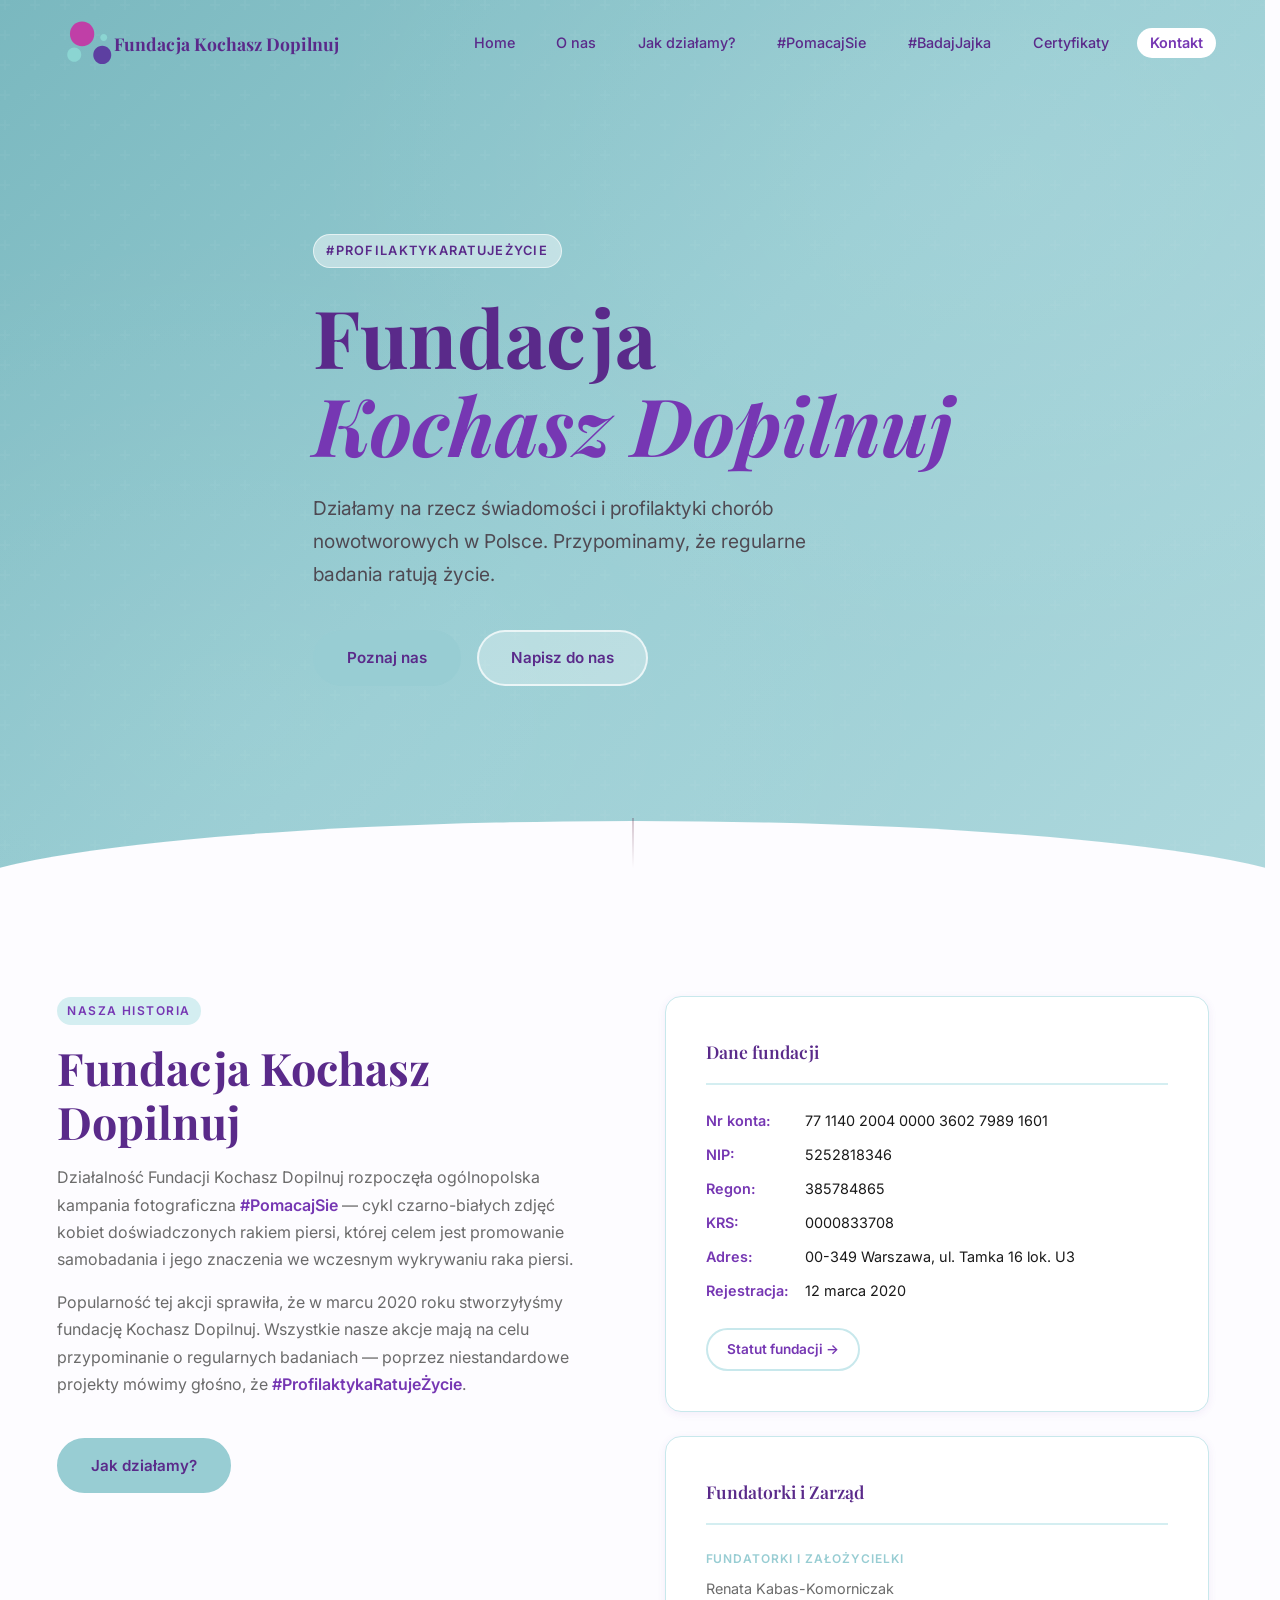
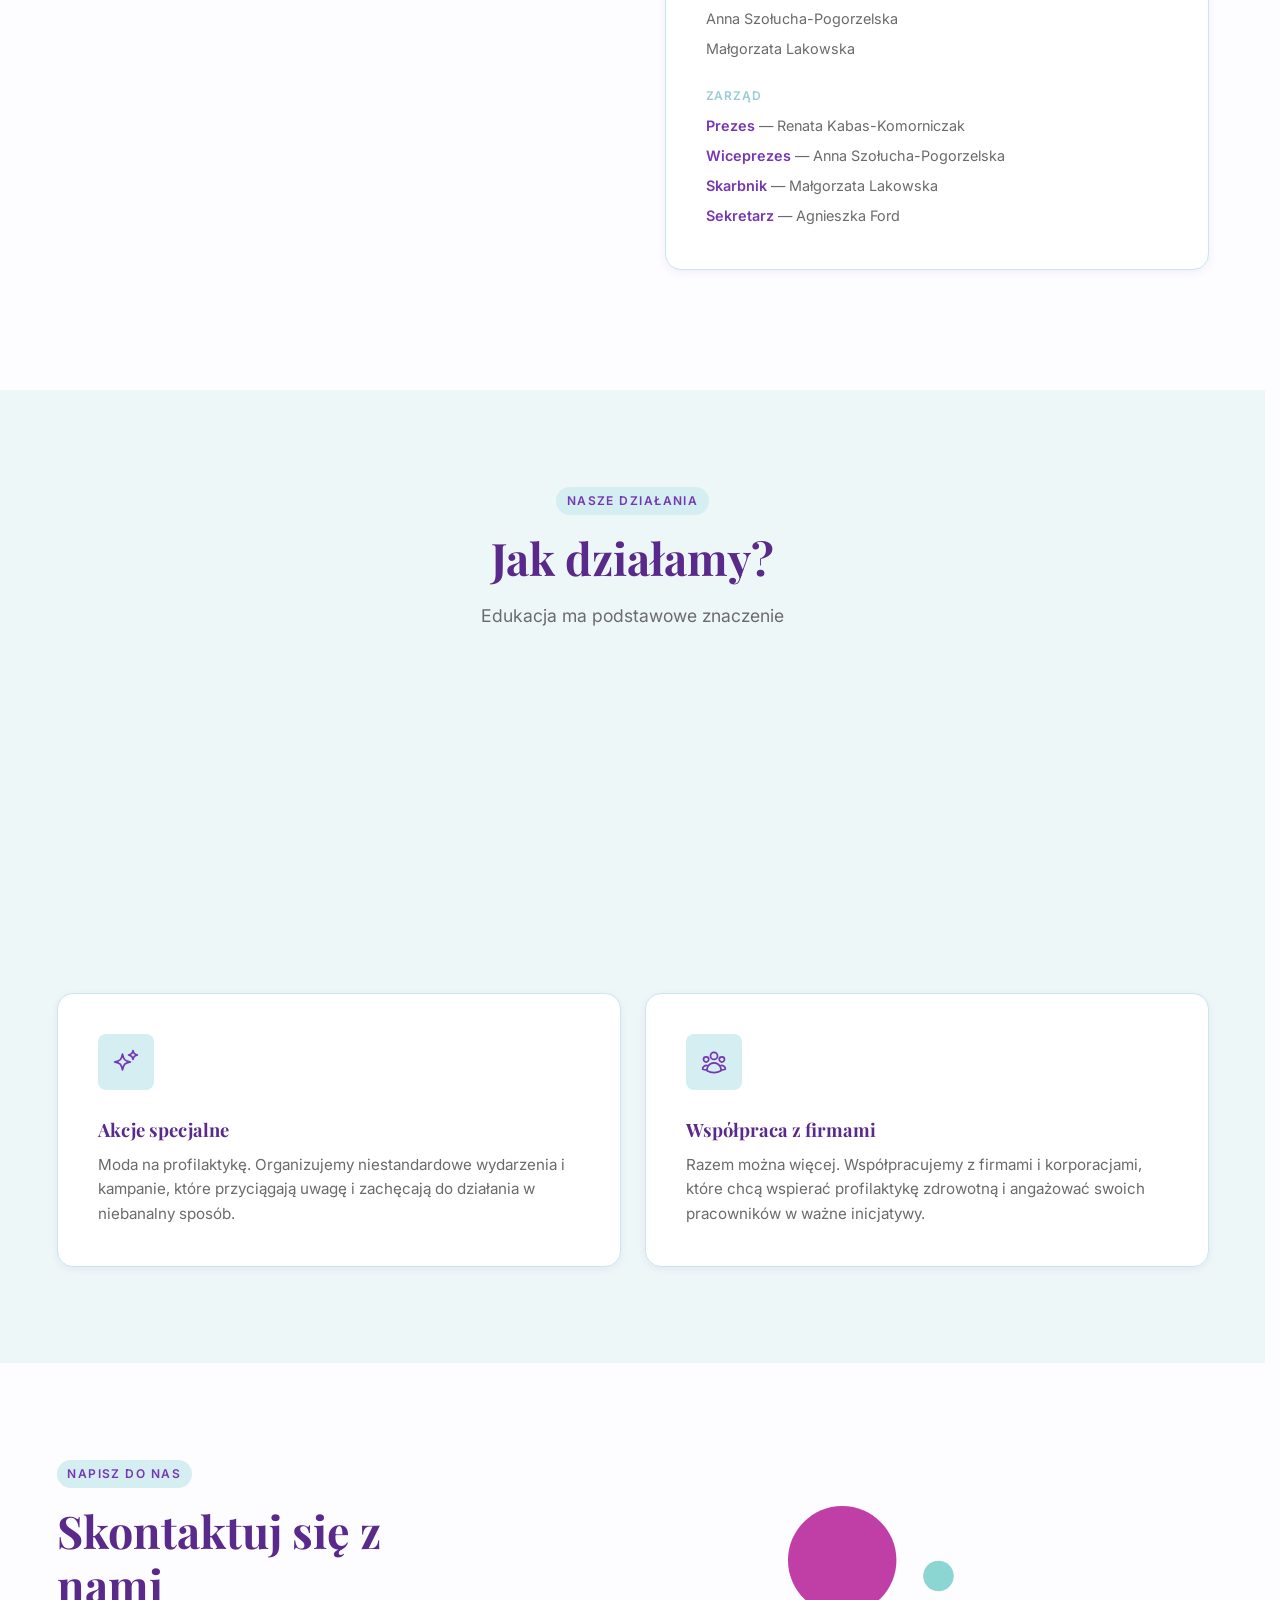
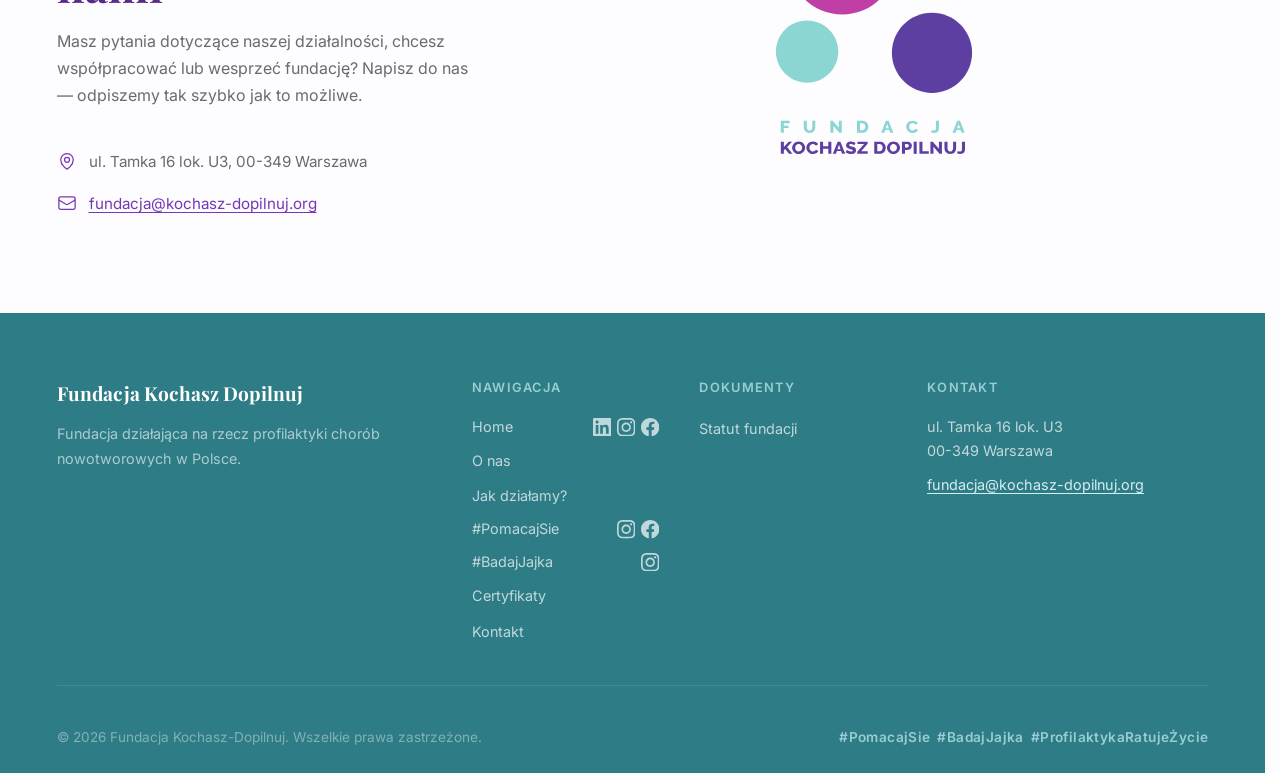
<file: index.html>
<!DOCTYPE html>
<html lang="pl">
<head>
  <meta charset="UTF-8" />
  <meta name="viewport" content="width=device-width, initial-scale=1.0" />
  <title>Fundacja Kochasz Dopilnuj</title>
  <link rel="stylesheet" href="styles.css" />
  <link rel="preconnect" href="https://fonts.googleapis.com" />
  <link rel="preconnect" href="https://fonts.gstatic.com" crossorigin />
  <link href="https://fonts.googleapis.com/css2?family=Playfair+Display:ital,wght@0,400;0,600;0,700;1,400&family=Inter:wght@300;400;500;600&display=swap" rel="stylesheet" />
</head>
<body>

  <!-- NAWIGACJA -->
  <header class="header" id="top">
    <nav class="nav container">
      <a href="#top" class="nav__logo">
        <img src="LOGO-IKONA.svg" alt="Fundacja Kochasz Dopilnuj" class="nav__logo-img" />
        <span class="nav__logo-name">Fundacja Kochasz Dopilnuj</span>
      </a>
      <button class="nav__toggle" id="navToggle" aria-label="Menu">
        <span></span><span></span><span></span>
      </button>
      <ul class="nav__links" id="navLinks">
        <li><a href="#top" class="nav__link">Home</a></li>
        <li><a href="#o-nas" class="nav__link">O nas</a></li>
        <li><a href="#jak-dzialamy" class="nav__link">Jak działamy?</a></li>
        <li><a href="pomacajsie.html" class="nav__link">#PomacajSie</a></li>
        <li><a href="badajjajka.html" class="nav__link">#BadajJajka</a></li>
        <li><a href="certyfikaty.html" class="nav__link">Certyfikaty</a></li>
        <li><a href="#kontakt" class="nav__link nav__link--cta">Kontakt</a></li>
      </ul>
    </nav>
  </header>

  <!-- HERO -->
  <section class="hero">
    <div class="hero__overlay"></div>
    <div class="hero__content container">
      <span class="hero__tag">#ProfilaktykaRatujeŻycie</span>
      <h1 class="hero__title">Fundacja<br /><em>Kochasz Dopilnuj</em></h1>
      <p class="hero__subtitle">
        Działamy na rzecz świadomości i profilaktyki chorób nowotworowych w Polsce.
        Przypominamy, że regularne badania ratują życie.
      </p>
      <div class="hero__actions">
        <a href="#o-nas" class="btn btn--primary">Poznaj nas</a>
        <a href="#kontakt" class="btn btn--outline">Napisz do nas</a>
      </div>
    </div>
    <div class="hero__scroll">
      <span></span>
    </div>
  </section>

  <!-- O NAS -->
  <section class="section about" id="o-nas">
    <div class="container">
      <div class="about__grid">
        <div class="about__text">
          <span class="section__tag">Nasza historia</span>
          <h2 class="section__title">Fundacja Kochasz Dopilnuj</h2>
          <p>
            Działalność Fundacji Kochasz Dopilnuj rozpoczęła ogólnopolska kampania fotograficzna
            <strong>#PomacajSie</strong> — cykl czarno-białych zdjęć kobiet doświadczonych rakiem
            piersi, której celem jest promowanie samobadania i jego znaczenia we wczesnym wykrywaniu
            raka piersi.
          </p>
          <p>
            Popularność tej akcji sprawiła, że w marcu 2020 roku stworzyłyśmy fundację Kochasz
            Dopilnuj. Wszystkie nasze akcje mają na celu przypominanie o regularnych badaniach —
            poprzez niestandardowe projekty mówimy głośno, że
            <strong>#ProfilaktykaRatujeŻycie</strong>.
          </p>
          <a href="#jak-dzialamy" class="btn btn--primary">Jak działamy?</a>
        </div>
        <div class="about__info">
          <div class="info-card">
            <h3 class="info-card__title">Dane fundacji</h3>
            <ul class="info-card__list">
              <li>
                <span class="info-card__label">Nr konta:</span>
                <span>77 1140 2004 0000 3602 7989 1601</span>
              </li>
              <li>
                <span class="info-card__label">NIP:</span>
                <span>5252818346</span>
              </li>
              <li>
                <span class="info-card__label">Regon:</span>
                <span>385784865</span>
              </li>
              <li>
                <span class="info-card__label">KRS:</span>
                <span>0000833708</span>
              </li>
              <li>
                <span class="info-card__label">Adres:</span>
                <span>00-349 Warszawa, ul. Tamka 16 lok. U3</span>
              </li>
              <li>
                <span class="info-card__label">Rejestracja:</span>
                <span>12 marca 2020</span>
              </li>
            </ul>
            <a
              href="STATUT%20FUNDACJI%20KOCHASZ%20DOPILNUJ.pdf"
              target="_blank"
              rel="noopener"
              class="btn btn--ghost btn--sm"
            >Statut fundacji →</a>
          </div>

          <div class="info-card info-card--people">
            <h3 class="info-card__title">Fundatorki i Zarząd</h3>
            <div class="people">
              <div class="people__group">
                <span class="people__group-label">Fundatorki i założycielki</span>
                <ul>
                  <li>Renata Kabas-Komorniczak</li>
                  <li>Anna Szołucha-Pogorzelska</li>
                  <li>Małgorzata Lakowska</li>
                </ul>
              </div>
              <div class="people__group">
                <span class="people__group-label">Zarząd</span>
                <ul>
                  <li><strong>Prezes</strong> — Renata Kabas-Komorniczak</li>
                  <li><strong>Wiceprezes</strong> — Anna Szołucha-Pogorzelska</li>
                  <li><strong>Skarbnik</strong> — Małgorzata Lakowska</li>
                  <li><strong>Sekretarz</strong> — Agnieszka Ford</li>
                </ul>
              </div>
            </div>
          </div>
        </div>
      </div>
    </div>
  </section>

  <!-- JAK DZIAŁAMY -->
  <section class="section activities" id="jak-dzialamy">
    <div class="container">
      <div class="section__header">
        <span class="section__tag">Nasze działania</span>
        <h2 class="section__title">Jak działamy?</h2>
        <p class="section__lead">Edukacja ma podstawowe znaczenie</p>
      </div>
      <div class="activities__grid">

        <article class="activity-card">
          <div class="activity-card__icon">
            <svg viewBox="0 0 24 24" fill="none" stroke="currentColor" stroke-width="1.5">
              <path stroke-linecap="round" stroke-linejoin="round"
                d="M12 6.042A8.967 8.967 0 0 0 6 3.75c-1.052 0-2.062.18-3 .512v14.25A8.987 8.987 0 0 1 6 18c2.305 0 4.408.867 6 2.292m0-14.25a8.966 8.966 0 0 1 6-2.292c1.052 0 2.062.18 3 .512v14.25A8.987 8.987 0 0 0 18 18a8.967 8.967 0 0 0-6 2.292m0-14.25v14.25" />
            </svg>
          </div>
          <h3 class="activity-card__title">Warsztaty dla szkół i korporacji</h3>
          <p class="activity-card__text">
            Wyrabiaj dobre nawyki od młodości. Organizujemy warsztaty edukacyjne dla szkół średnich
            oraz firm, ucząc jak ważna jest profilaktyka i regularne badania.
          </p>
        </article>

        <article class="activity-card">
          <div class="activity-card__icon">
            <svg viewBox="0 0 24 24" fill="none" stroke="currentColor" stroke-width="1.5">
              <path stroke-linecap="round" stroke-linejoin="round"
                d="m2.25 15.75 5.159-5.159a2.25 2.25 0 0 1 3.182 0l5.159 5.159m-1.5-1.5 1.409-1.409a2.25 2.25 0 0 1 3.182 0l2.909 2.909m-18 3.75h16.5a1.5 1.5 0 0 0 1.5-1.5V6a1.5 1.5 0 0 0-1.5-1.5H3.75A1.5 1.5 0 0 0 2.25 6v12a1.5 1.5 0 0 0 1.5 1.5Zm10.5-11.25h.008v.008h-.008V8.25Zm.375 0a.375.375 0 1 1-.75 0 .375.375 0 0 1 .75 0Z" />
            </svg>
          </div>
          <h3 class="activity-card__title">Wystawy fotograficzne</h3>
          <p class="activity-card__text">
            Zdjęcia mówią więcej niż tysiąc słów. Kampania #PomacajSie to cykl czarno-białych
            zdjęć kobiet doświadczonych rakiem piersi, które poruszają i inspirują.
          </p>
        </article>

        <article class="activity-card">
          <div class="activity-card__icon">
            <svg viewBox="0 0 24 24" fill="none" stroke="currentColor" stroke-width="1.5">
              <path stroke-linecap="round" stroke-linejoin="round"
                d="M9.813 15.904 9 18.75l-.813-2.846a4.5 4.5 0 0 0-3.09-3.09L2.25 12l2.846-.813a4.5 4.5 0 0 0 3.09-3.09L9 5.25l.813 2.846a4.5 4.5 0 0 0 3.09 3.09L15.75 12l-2.846.813a4.5 4.5 0 0 0-3.09 3.09ZM18.259 8.715 18 9.75l-.259-1.035a3.375 3.375 0 0 0-2.455-2.456L14.25 6l1.036-.259a3.375 3.375 0 0 0 2.455-2.456L18 2.25l.259 1.035a3.375 3.375 0 0 0 2.456 2.456L21.75 6l-1.035.259a3.375 3.375 0 0 0-2.456 2.456Z" />
            </svg>
          </div>
          <h3 class="activity-card__title">Akcje specjalne</h3>
          <p class="activity-card__text">
            Moda na profilaktykę. Organizujemy niestandardowe wydarzenia i kampanie, które
            przyciągają uwagę i zachęcają do działania w niebanalny sposób.
          </p>
        </article>

        <article class="activity-card">
          <div class="activity-card__icon">
            <svg viewBox="0 0 24 24" fill="none" stroke="currentColor" stroke-width="1.5">
              <path stroke-linecap="round" stroke-linejoin="round"
                d="M18 18.72a9.094 9.094 0 0 0 3.741-.479 3 3 0 0 0-4.682-2.72m.94 3.198.001.031c0 .225-.012.447-.037.666A11.944 11.944 0 0 1 12 21c-2.17 0-4.207-.576-5.963-1.584A6.062 6.062 0 0 1 6 18.719m12 0a5.971 5.971 0 0 0-.941-3.197m0 0A5.995 5.995 0 0 0 12 12.75a5.995 5.995 0 0 0-5.058 2.772m0 0a3 3 0 0 0-4.681 2.72 8.986 8.986 0 0 0 3.74.477m.94-3.197a5.971 5.971 0 0 0-.94 3.197M15 6.75a3 3 0 1 1-6 0 3 3 0 0 1 6 0Zm6 3a2.25 2.25 0 1 1-4.5 0 2.25 2.25 0 0 1 4.5 0Zm-13.5 0a2.25 2.25 0 1 1-4.5 0 2.25 2.25 0 0 1 4.5 0Z" />
            </svg>
          </div>
          <h3 class="activity-card__title">Współpraca z firmami</h3>
          <p class="activity-card__text">
            Razem można więcej. Współpracujemy z firmami i korporacjami, które chcą wspierać
            profilaktykę zdrowotną i angażować swoich pracowników w ważne inicjatywy.
          </p>
        </article>

      </div>
    </div>
  </section>

  <!-- KONTAKT -->
  <section class="section contact" id="kontakt">
    <div class="container">
      <div class="contact__grid">
        <div class="contact__info">
          <span class="section__tag">Napisz do nas</span>
          <h2 class="section__title">Skontaktuj się z nami</h2>
          <p>
            Masz pytania dotyczące naszej działalności, chcesz współpracować lub wesprzeć fundację?
            Napisz do nas — odpiszemy tak szybko jak to możliwe.
          </p>
          <ul class="contact__details">
            <li>
              <svg viewBox="0 0 24 24" fill="none" stroke="currentColor" stroke-width="1.5">
                <path stroke-linecap="round" stroke-linejoin="round"
                  d="M15 10.5a3 3 0 1 1-6 0 3 3 0 0 1 6 0Z" />
                <path stroke-linecap="round" stroke-linejoin="round"
                  d="M19.5 10.5c0 7.142-7.5 11.25-7.5 11.25S4.5 17.642 4.5 10.5a7.5 7.5 0 1 1 15 0Z" />
              </svg>
              <span>ul. Tamka 16 lok. U3, 00-349 Warszawa</span>
            </li>
            <li>
              <svg viewBox="0 0 24 24" fill="none" stroke="currentColor" stroke-width="1.5">
                <path stroke-linecap="round" stroke-linejoin="round"
                  d="M21.75 6.75v10.5a2.25 2.25 0 0 1-2.25 2.25h-15a2.25 2.25 0 0 1-2.25-2.25V6.75m19.5 0A2.25 2.25 0 0 0 19.5 4.5h-15a2.25 2.25 0 0 0-2.25 2.25m19.5 0v.243a2.25 2.25 0 0 1-1.07 1.916l-7.5 4.615a2.25 2.25 0 0 1-2.36 0L3.32 8.91a2.25 2.25 0 0 1-1.07-1.916V6.75" />
              </svg>
              <a href="mailto:fundacja@kochasz-dopilnuj.org">fundacja@kochasz-dopilnuj.org</a>
            </li>
          </ul>
        </div>

        <div class="contact__logo">
          <img src="LOGO-WEKTOR.svg" alt="Fundacja Kochasz Dopilnuj" class="contact__logo-img" />
        </div>
      </div>
    </div>
  </section>

  <!-- FOOTER -->
  <footer class="footer">
    <div class="container">
      <div class="footer__grid">
        <div class="footer__brand">
          <span class="footer__name">Fundacja Kochasz Dopilnuj</span>
          <p>Fundacja działająca na rzecz profilaktyki chorób nowotworowych w Polsce.</p>
        </div>
        <div class="footer__links">
          <h4>Nawigacja</h4>
          <ul>
            <li class="footer__nav-row">
              <a href="#top">Home</a>
              <span class="footer__nav-icons">
                <a class="footer__social-icon" href="https://www.linkedin.com/company/fundacja-kochasz-dopilnuj/" target="_blank" rel="noopener noreferrer" aria-label="LinkedIn Fundacji Kochasz Dopilnuj">
                  <svg xmlns="http://www.w3.org/2000/svg" viewBox="0 0 24 24" fill="currentColor" aria-hidden="true"><path d="M20.447 20.452h-3.554v-5.569c0-1.328-.027-3.037-1.852-3.037-1.853 0-2.136 1.445-2.136 2.939v5.667H9.351V9h3.414v1.561h.046c.477-.9 1.637-1.85 3.37-1.85 3.601 0 4.267 2.37 4.267 5.455v6.286zM5.337 7.433c-1.144 0-2.063-.926-2.063-2.065 0-1.138.92-2.063 2.063-2.063 1.14 0 2.064.925 2.064 2.063 0 1.139-.925 2.065-2.064 2.065zm1.782 13.019H3.555V9h3.564v11.452zM22.225 0H1.771C.792 0 0 .774 0 1.729v20.542C0 23.227.792 24 1.771 24h20.451C23.2 24 24 23.227 24 22.271V1.729C24 .774 23.2 0 22.222 0h.003z"/></svg>
                </a>
                <a class="footer__social-icon" href="https://www.instagram.com/fundacjakochaszdopilnuj/" target="_blank" rel="noopener noreferrer" aria-label="Instagram Fundacji Kochasz Dopilnuj">
                  <svg xmlns="http://www.w3.org/2000/svg" viewBox="0 0 24 24" fill="currentColor" aria-hidden="true"><path d="M12 2.163c3.204 0 3.584.012 4.85.07 3.252.148 4.771 1.691 4.919 4.919.058 1.265.069 1.645.069 4.849 0 3.205-.012 3.584-.069 4.849-.149 3.225-1.664 4.771-4.919 4.919-1.266.058-1.644.07-4.85.07-3.204 0-3.584-.012-4.849-.07-3.26-.149-4.771-1.699-4.919-4.92-.058-1.265-.07-1.644-.07-4.849 0-3.204.013-3.583.07-4.849.149-3.227 1.664-4.771 4.919-4.919 1.266-.057 1.645-.069 4.849-.069zm0-2.163c-3.259 0-3.667.014-4.947.072-4.358.2-6.78 2.618-6.98 6.98-.059 1.281-.073 1.689-.073 4.948 0 3.259.014 3.668.072 4.948.2 4.358 2.618 6.78 6.98 6.98 1.281.058 1.689.072 4.948.072 3.259 0 3.668-.014 4.948-.072 4.354-.2 6.782-2.618 6.979-6.98.059-1.28.073-1.689.073-4.948 0-3.259-.014-3.667-.072-4.947-.196-4.354-2.617-6.78-6.979-6.98-1.281-.059-1.69-.073-4.949-.073zm0 5.838c-3.403 0-6.162 2.759-6.162 6.162s2.759 6.163 6.162 6.163 6.162-2.759 6.162-6.163c0-3.403-2.759-6.162-6.162-6.162zm0 10.162c-2.209 0-4-1.79-4-4 0-2.209 1.791-4 4-4s4 1.791 4 4c0 2.21-1.791 4-4 4zm6.406-11.845c-.796 0-1.441.645-1.441 1.44s.645 1.44 1.441 1.44c.795 0 1.439-.645 1.439-1.44s-.644-1.44-1.439-1.44z"/></svg>
                </a>
                <a class="footer__social-icon" href="https://www.facebook.com/FundacjaKochaszDopilnuj" target="_blank" rel="noopener noreferrer" aria-label="Facebook Fundacji Kochasz Dopilnuj">
                  <svg xmlns="http://www.w3.org/2000/svg" viewBox="0 0 24 24" fill="currentColor" aria-hidden="true"><path d="M24 12.073c0-6.627-5.373-12-12-12s-12 5.373-12 12c0 5.99 4.388 10.954 10.125 11.854v-8.385H7.078v-3.47h3.047V9.43c0-3.007 1.792-4.669 4.533-4.669 1.312 0 2.686.235 2.686.235v2.953H15.83c-1.491 0-1.956.925-1.956 1.874v2.25h3.328l-.532 3.47h-2.796v8.385C19.612 23.027 24 18.062 24 12.073z"/></svg>
                </a>
              </span>
            </li>
            <li><a href="#o-nas">O nas</a></li>
            <li><a href="#jak-dzialamy">Jak działamy?</a></li>
            <li class="footer__nav-row">
              <a href="pomacajsie.html">#PomacajSie</a>
              <span class="footer__nav-icons">
                <a class="footer__social-icon" href="https://www.instagram.com/pomacaj_sie/" target="_blank" rel="noopener noreferrer" aria-label="Instagram #PomacajSie">
                  <svg xmlns="http://www.w3.org/2000/svg" viewBox="0 0 24 24" fill="currentColor" aria-hidden="true"><path d="M12 2.163c3.204 0 3.584.012 4.85.07 3.252.148 4.771 1.691 4.919 4.919.058 1.265.069 1.645.069 4.849 0 3.205-.012 3.584-.069 4.849-.149 3.225-1.664 4.771-4.919 4.919-1.266.058-1.644.07-4.85.07-3.204 0-3.584-.012-4.849-.07-3.26-.149-4.771-1.699-4.919-4.92-.058-1.265-.07-1.644-.07-4.849 0-3.204.013-3.583.07-4.849.149-3.227 1.664-4.771 4.919-4.919 1.266-.057 1.645-.069 4.849-.069zm0-2.163c-3.259 0-3.667.014-4.947.072-4.358.2-6.78 2.618-6.98 6.98-.059 1.281-.073 1.689-.073 4.948 0 3.259.014 3.668.072 4.948.2 4.358 2.618 6.78 6.98 6.98 1.281.058 1.689.072 4.948.072 3.259 0 3.668-.014 4.948-.072 4.354-.2 6.782-2.618 6.979-6.98.059-1.28.073-1.689.073-4.948 0-3.259-.014-3.667-.072-4.947-.196-4.354-2.617-6.78-6.979-6.98-1.281-.059-1.69-.073-4.949-.073zm0 5.838c-3.403 0-6.162 2.759-6.162 6.162s2.759 6.163 6.162 6.163 6.162-2.759 6.162-6.163c0-3.403-2.759-6.162-6.162-6.162zm0 10.162c-2.209 0-4-1.79-4-4 0-2.209 1.791-4 4-4s4 1.791 4 4c0 2.21-1.791 4-4 4zm6.406-11.845c-.796 0-1.441.645-1.441 1.44s.645 1.44 1.441 1.44c.795 0 1.439-.645 1.439-1.44s-.644-1.44-1.439-1.44z"/></svg>
                </a>
                <a class="footer__social-icon" href="https://www.facebook.com/PomacajSie" target="_blank" rel="noopener noreferrer" aria-label="Facebook #PomacajSie">
                  <svg xmlns="http://www.w3.org/2000/svg" viewBox="0 0 24 24" fill="currentColor" aria-hidden="true"><path d="M24 12.073c0-6.627-5.373-12-12-12s-12 5.373-12 12c0 5.99 4.388 10.954 10.125 11.854v-8.385H7.078v-3.47h3.047V9.43c0-3.007 1.792-4.669 4.533-4.669 1.312 0 2.686.235 2.686.235v2.953H15.83c-1.491 0-1.956.925-1.956 1.874v2.25h3.328l-.532 3.47h-2.796v8.385C19.612 23.027 24 18.062 24 12.073z"/></svg>
                </a>
              </span>
            </li>
            <li class="footer__nav-row">
              <a href="badajjajka.html">#BadajJajka</a>
              <span class="footer__nav-icons">
                <a class="footer__social-icon" href="https://www.instagram.com/badajjajka/" target="_blank" rel="noopener noreferrer" aria-label="Instagram #BadajJajka">
                  <svg xmlns="http://www.w3.org/2000/svg" viewBox="0 0 24 24" fill="currentColor" aria-hidden="true"><path d="M12 2.163c3.204 0 3.584.012 4.85.07 3.252.148 4.771 1.691 4.919 4.919.058 1.265.069 1.645.069 4.849 0 3.205-.012 3.584-.069 4.849-.149 3.225-1.664 4.771-4.919 4.919-1.266.058-1.644.07-4.85.07-3.204 0-3.584-.012-4.849-.07-3.26-.149-4.771-1.699-4.919-4.92-.058-1.265-.07-1.644-.07-4.849 0-3.204.013-3.583.07-4.849.149-3.227 1.664-4.771 4.919-4.919 1.266-.057 1.645-.069 4.849-.069zm0-2.163c-3.259 0-3.667.014-4.947.072-4.358.2-6.78 2.618-6.98 6.98-.059 1.281-.073 1.689-.073 4.948 0 3.259.014 3.668.072 4.948.2 4.358 2.618 6.78 6.98 6.98 1.281.058 1.689.072 4.948.072 3.259 0 3.668-.014 4.948-.072 4.354-.2 6.782-2.618 6.979-6.98.059-1.28.073-1.689.073-4.948 0-3.259-.014-3.667-.072-4.947-.196-4.354-2.617-6.78-6.979-6.98-1.281-.059-1.69-.073-4.949-.073zm0 5.838c-3.403 0-6.162 2.759-6.162 6.162s2.759 6.163 6.162 6.163 6.162-2.759 6.162-6.163c0-3.403-2.759-6.162-6.162-6.162zm0 10.162c-2.209 0-4-1.79-4-4 0-2.209 1.791-4 4-4s4 1.791 4 4c0 2.21-1.791 4-4 4zm6.406-11.845c-.796 0-1.441.645-1.441 1.44s.645 1.44 1.441 1.44c.795 0 1.439-.645 1.439-1.44s-.644-1.44-1.439-1.44z"/></svg>
                </a>
              </span>
            </li>
            <li><a href="certyfikaty.html">Certyfikaty</a></li>
            <li><a href="#kontakt">Kontakt</a></li>
          </ul>
        </div>
        <div class="footer__links">
          <h4>Dokumenty</h4>
          <ul>
            <li>
              <a
                href="STATUT%20FUNDACJI%20KOCHASZ%20DOPILNUJ.pdf"
                target="_blank"
                rel="noopener"
              >Statut fundacji</a>
            </li>
          </ul>
        </div>
        <div class="footer__contact">
          <h4>Kontakt</h4>
          <p>ul. Tamka 16 lok. U3<br />00-349 Warszawa</p>
          <a href="mailto:fundacja@kochasz-dopilnuj.org">fundacja@kochasz-dopilnuj.org</a>
        </div>
      </div>
      <div class="footer__bottom">
        <p>© 2026 Fundacja Kochasz-Dopilnuj. Wszelkie prawa zastrzeżone.</p>
        <p class="footer__hashtags">#PomacajSie &nbsp;#BadajJajka &nbsp;#ProfilaktykaRatujeŻycie</p>
      </div>
    </div>
  </footer>

  <script>
    // Scroll to top for #top links
    document.querySelectorAll('a[href="#top"]').forEach(link => {
      link.addEventListener('click', (e) => {
        e.preventDefault();
        window.scrollTo({ top: 0, behavior: 'smooth' });
      });
    });

    // Mobile nav toggle
    const toggle = document.getElementById('navToggle');
    const links = document.getElementById('navLinks');

    function openMenu() {
      links.classList.add('is-open');
      toggle.classList.add('is-open');
      document.body.style.overflow = 'hidden';
    }

    function closeMenu() {
      links.classList.remove('is-open');
      toggle.classList.remove('is-open');
      document.body.style.overflow = '';
    }

    toggle.addEventListener('click', () => {
      links.classList.contains('is-open') ? closeMenu() : openMenu();
    });

    // Close nav on link click
    document.querySelectorAll('.nav__link').forEach(link => {
      link.addEventListener('click', closeMenu);
    });

    // Close nav on overlay click (outside menu items)
    links.addEventListener('click', (e) => {
      if (e.target === links) closeMenu();
    });

    // Header scroll effect
    const header = document.querySelector('.header');
    window.addEventListener('scroll', () => {
      header.classList.toggle('is-scrolled', window.scrollY > 50);
    });

    // Intersection Observer animations
    const observer = new IntersectionObserver((entries) => {
      entries.forEach(entry => {
        if (entry.isIntersecting) {
          entry.target.classList.add('is-visible');
        }
      });
    }, { threshold: 0.1 });

    document.querySelectorAll('.activity-card, .info-card, .about__text').forEach(el => {
      observer.observe(el);
    });
  </script>
</body>
</html>
</file>
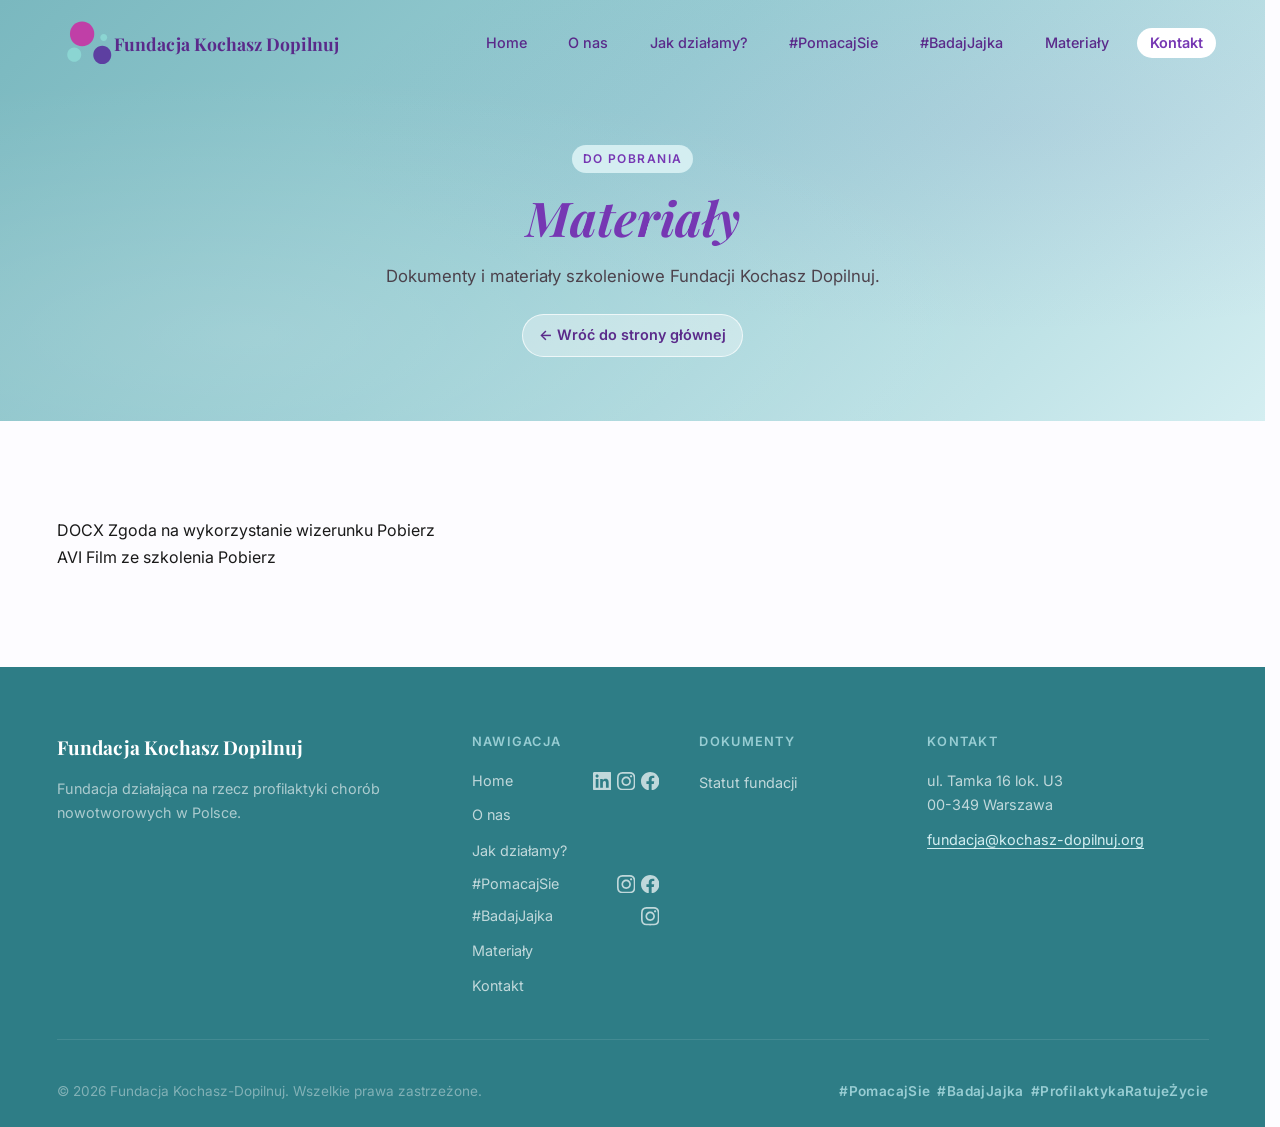
<file: materialy.html>
<!DOCTYPE html>
<html lang="pl">
<head>
  <meta charset="UTF-8" />
  <meta name="viewport" content="width=device-width, initial-scale=1.0" />
  <title>Materiały | Fundacja Kochasz Dopilnuj</title>
  <link rel="stylesheet" href="styles.css" />
  <link rel="preconnect" href="https://fonts.googleapis.com" />
  <link rel="preconnect" href="https://fonts.gstatic.com" crossorigin />
  <link href="https://fonts.googleapis.com/css2?family=Playfair+Display:ital,wght@0,400;0,600;0,700;1,400&family=Inter:wght@300;400;500;600&display=swap" rel="stylesheet" />
</head>
<body class="page--materials">

  <header class="header" id="top">
    <nav class="nav container">
      <a href="index.html#top" class="nav__logo">
        <img src="LOGO-IKONA.svg" alt="Fundacja Kochasz Dopilnuj" class="nav__logo-img" />
        <span class="nav__logo-name">Fundacja Kochasz Dopilnuj</span>
      </a>
      <button class="nav__toggle" id="navToggle" aria-label="Menu">
        <span></span><span></span><span></span>
      </button>
      <ul class="nav__links" id="navLinks">
        <li><a href="index.html#top" class="nav__link">Home</a></li>
        <li><a href="index.html#o-nas" class="nav__link">O nas</a></li>
        <li><a href="index.html#jak-dzialamy" class="nav__link">Jak działamy?</a></li>
        <li><a href="pomacajsie.html" class="nav__link">#PomacajSie</a></li>
        <li><a href="badajjajka.html" class="nav__link">#BadajJajka</a></li>
        <li><a href="materialy.html" class="nav__link nav__link--active" aria-current="page">Materiały</a></li>
        <li><a href="index.html#kontakt" class="nav__link nav__link--cta">Kontakt</a></li>
      </ul>
    </nav>
  </header>

  <section class="gallery-hero">
    <div class="container">
      <span class="section__tag">Do pobrania</span>
      <h1 class="gallery-hero__title"><em>Materiały</em></h1>
      <p class="gallery-hero__lead">
        Dokumenty i materiały szkoleniowe Fundacji Kochasz Dopilnuj.
      </p>
      <a href="index.html#top" class="gallery-hero__back">← Wróć do strony głównej</a>
    </div>
  </section>

  <section class="section section--materials">
    <div class="container">
      <ul class="materials-list">
        <li>
          <a class="materials-item" href="https://assets.kochasz-dopilnuj.org/Zgoda%20na%20wykorzystanie%20wizerunku_PomacajSie.docx" download>
            <span class="materials-item__type">DOCX</span>
            <span class="materials-item__title">Zgoda na wykorzystanie wizerunku</span>
            <span class="materials-item__action">Pobierz</span>
          </a>
        </li>
        <li>
          <a class="materials-item" href="https://assets.kochasz-dopilnuj.org/spib.avi/Szkar%C5%82atny%20p%C5%82atek%20i%20bia%C5%82y%20E%2001%20-%20napisy%20PL.avi" download>
            <span class="materials-item__type">AVI</span>
            <span class="materials-item__title">Film ze szkolenia</span>
            <span class="materials-item__action">Pobierz</span>
          </a>
        </li>
      </ul>
    </div>
  </section>

  <footer class="footer">
    <div class="container">
      <div class="footer__grid">
        <div class="footer__brand">
          <span class="footer__name">Fundacja Kochasz Dopilnuj</span>
          <p>Fundacja działająca na rzecz profilaktyki chorób nowotworowych w Polsce.</p>
        </div>
        <div class="footer__links">
          <h4>Nawigacja</h4>
          <ul>
            <li class="footer__nav-row">
              <a href="index.html#top">Home</a>
              <span class="footer__nav-icons">
                <a class="footer__social-icon" href="https://www.linkedin.com/company/fundacja-kochasz-dopilnuj/" target="_blank" rel="noopener noreferrer" aria-label="LinkedIn Fundacji Kochasz Dopilnuj">
                  <svg xmlns="http://www.w3.org/2000/svg" viewBox="0 0 24 24" fill="currentColor" aria-hidden="true"><path d="M20.447 20.452h-3.554v-5.569c0-1.328-.027-3.037-1.852-3.037-1.853 0-2.136 1.445-2.136 2.939v5.667H9.351V9h3.414v1.561h.046c.477-.9 1.637-1.85 3.37-1.85 3.601 0 4.267 2.37 4.267 5.455v6.286zM5.337 7.433c-1.144 0-2.063-.926-2.063-2.065 0-1.138.92-2.063 2.063-2.063 1.14 0 2.064.925 2.064 2.063 0 1.139-.925 2.065-2.064 2.065zm1.782 13.019H3.555V9h3.564v11.452zM22.225 0H1.771C.792 0 0 .774 0 1.729v20.542C0 23.227.792 24 1.771 24h20.451C23.2 24 24 23.227 24 22.271V1.729C24 .774 23.2 0 22.222 0h.003z"/></svg>
                </a>
                <a class="footer__social-icon" href="https://www.instagram.com/fundacjakochaszdopilnuj/" target="_blank" rel="noopener noreferrer" aria-label="Instagram Fundacji Kochasz Dopilnuj">
                  <svg xmlns="http://www.w3.org/2000/svg" viewBox="0 0 24 24" fill="currentColor" aria-hidden="true"><path d="M12 2.163c3.204 0 3.584.012 4.85.07 3.252.148 4.771 1.691 4.919 4.919.058 1.265.069 1.645.069 4.849 0 3.205-.012 3.584-.069 4.849-.149 3.225-1.664 4.771-4.919 4.919-1.266.058-1.644.07-4.85.07-3.204 0-3.584-.012-4.849-.07-3.26-.149-4.771-1.699-4.919-4.92-.058-1.265-.07-1.644-.07-4.849 0-3.204.013-3.583.07-4.849.149-3.227 1.664-4.771 4.919-4.919 1.266-.057 1.645-.069 4.849-.069zm0-2.163c-3.259 0-3.667.014-4.947.072-4.358.2-6.78 2.618-6.98 6.98-.059 1.281-.073 1.689-.073 4.948 0 3.259.014 3.668.072 4.948.2 4.358 2.618 6.78 6.98 6.98 1.281.058 1.689.072 4.948.072 3.259 0 3.668-.014 4.948-.072 4.354-.2 6.782-2.618 6.979-6.98.059-1.28.073-1.689.073-4.948 0-3.259-.014-3.667-.072-4.947-.196-4.354-2.617-6.78-6.979-6.98-1.281-.059-1.69-.073-4.949-.073zm0 5.838c-3.403 0-6.162 2.759-6.162 6.162s2.759 6.163 6.162 6.163 6.162-2.759 6.162-6.163c0-3.403-2.759-6.162-6.162-6.162zm0 10.162c-2.209 0-4-1.79-4-4 0-2.209 1.791-4 4-4s4 1.791 4 4c0 2.21-1.791 4-4 4zm6.406-11.845c-.796 0-1.441.645-1.441 1.44s.645 1.44 1.441 1.44c.795 0 1.439-.645 1.439-1.44s-.644-1.44-1.439-1.44z"/></svg>
                </a>
                <a class="footer__social-icon" href="https://www.facebook.com/FundacjaKochaszDopilnuj" target="_blank" rel="noopener noreferrer" aria-label="Facebook Fundacji Kochasz Dopilnuj">
                  <svg xmlns="http://www.w3.org/2000/svg" viewBox="0 0 24 24" fill="currentColor" aria-hidden="true"><path d="M24 12.073c0-6.627-5.373-12-12-12s-12 5.373-12 12c0 5.99 4.388 10.954 10.125 11.854v-8.385H7.078v-3.47h3.047V9.43c0-3.007 1.792-4.669 4.533-4.669 1.312 0 2.686.235 2.686.235v2.953H15.83c-1.491 0-1.956.925-1.956 1.874v2.25h3.328l-.532 3.47h-2.796v8.385C19.612 23.027 24 18.062 24 12.073z"/></svg>
                </a>
              </span>
            </li>
            <li><a href="index.html#o-nas">O nas</a></li>
            <li><a href="index.html#jak-dzialamy">Jak działamy?</a></li>
            <li class="footer__nav-row">
              <a href="pomacajsie.html">#PomacajSie</a>
              <span class="footer__nav-icons">
                <a class="footer__social-icon" href="https://www.instagram.com/pomacaj_sie/" target="_blank" rel="noopener noreferrer" aria-label="Instagram #PomacajSie">
                  <svg xmlns="http://www.w3.org/2000/svg" viewBox="0 0 24 24" fill="currentColor" aria-hidden="true"><path d="M12 2.163c3.204 0 3.584.012 4.85.07 3.252.148 4.771 1.691 4.919 4.919.058 1.265.069 1.645.069 4.849 0 3.205-.012 3.584-.069 4.849-.149 3.225-1.664 4.771-4.919 4.919-1.266.058-1.644.07-4.85.07-3.204 0-3.584-.012-4.849-.07-3.26-.149-4.771-1.699-4.919-4.92-.058-1.265-.07-1.644-.07-4.849 0-3.204.013-3.583.07-4.849.149-3.227 1.664-4.771 4.919-4.919 1.266-.057 1.645-.069 4.849-.069zm0-2.163c-3.259 0-3.667.014-4.947.072-4.358.2-6.78 2.618-6.98 6.98-.059 1.281-.073 1.689-.073 4.948 0 3.259.014 3.668.072 4.948.2 4.358 2.618 6.78 6.98 6.98 1.281.058 1.689.072 4.948.072 3.259 0 3.668-.014 4.948-.072 4.354-.2 6.782-2.618 6.979-6.98.059-1.28.073-1.689.073-4.948 0-3.259-.014-3.667-.072-4.947-.196-4.354-2.617-6.78-6.979-6.98-1.281-.059-1.69-.073-4.949-.073zm0 5.838c-3.403 0-6.162 2.759-6.162 6.162s2.759 6.163 6.162 6.163 6.162-2.759 6.162-6.163c0-3.403-2.759-6.162-6.162-6.162zm0 10.162c-2.209 0-4-1.79-4-4 0-2.209 1.791-4 4-4s4 1.791 4 4c0 2.21-1.791 4-4 4zm6.406-11.845c-.796 0-1.441.645-1.441 1.44s.645 1.44 1.441 1.44c.795 0 1.439-.645 1.439-1.44s-.644-1.44-1.439-1.44z"/></svg>
                </a>
                <a class="footer__social-icon" href="https://www.facebook.com/PomacajSie" target="_blank" rel="noopener noreferrer" aria-label="Facebook #PomacajSie">
                  <svg xmlns="http://www.w3.org/2000/svg" viewBox="0 0 24 24" fill="currentColor" aria-hidden="true"><path d="M24 12.073c0-6.627-5.373-12-12-12s-12 5.373-12 12c0 5.99 4.388 10.954 10.125 11.854v-8.385H7.078v-3.47h3.047V9.43c0-3.007 1.792-4.669 4.533-4.669 1.312 0 2.686.235 2.686.235v2.953H15.83c-1.491 0-1.956.925-1.956 1.874v2.25h3.328l-.532 3.47h-2.796v8.385C19.612 23.027 24 18.062 24 12.073z"/></svg>
                </a>
              </span>
            </li>
            <li class="footer__nav-row">
              <a href="badajjajka.html">#BadajJajka</a>
              <span class="footer__nav-icons">
                <a class="footer__social-icon" href="https://www.instagram.com/badajjajka/" target="_blank" rel="noopener noreferrer" aria-label="Instagram #BadajJajka">
                  <svg xmlns="http://www.w3.org/2000/svg" viewBox="0 0 24 24" fill="currentColor" aria-hidden="true"><path d="M12 2.163c3.204 0 3.584.012 4.85.07 3.252.148 4.771 1.691 4.919 4.919.058 1.265.069 1.645.069 4.849 0 3.205-.012 3.584-.069 4.849-.149 3.225-1.664 4.771-4.919 4.919-1.266.058-1.644.07-4.85.07-3.204 0-3.584-.012-4.849-.07-3.26-.149-4.771-1.699-4.919-4.92-.058-1.265-.07-1.644-.07-4.849 0-3.204.013-3.583.07-4.849.149-3.227 1.664-4.771 4.919-4.919 1.266-.057 1.645-.069 4.849-.069zm0-2.163c-3.259 0-3.667.014-4.947.072-4.358.2-6.78 2.618-6.98 6.98-.059 1.281-.073 1.689-.073 4.948 0 3.259.014 3.668.072 4.948.2 4.358 2.618 6.78 6.98 6.98 1.281.058 1.689.072 4.948.072 3.259 0 3.668-.014 4.948-.072 4.354-.2 6.782-2.618 6.979-6.98.059-1.28.073-1.689.073-4.948 0-3.259-.014-3.667-.072-4.947-.196-4.354-2.617-6.78-6.979-6.98-1.281-.059-1.69-.073-4.949-.073zm0 5.838c-3.403 0-6.162 2.759-6.162 6.162s2.759 6.163 6.162 6.163 6.162-2.759 6.162-6.163c0-3.403-2.759-6.162-6.162-6.162zm0 10.162c-2.209 0-4-1.79-4-4 0-2.209 1.791-4 4-4s4 1.791 4 4c0 2.21-1.791 4-4 4zm6.406-11.845c-.796 0-1.441.645-1.441 1.44s.645 1.44 1.441 1.44c.795 0 1.439-.645 1.439-1.44s-.644-1.44-1.439-1.44z"/></svg>
                </a>
              </span>
            </li>
            <li><a href="materialy.html">Materiały</a></li>
            <li><a href="index.html#kontakt">Kontakt</a></li>
          </ul>
        </div>
        <div class="footer__links">
          <h4>Dokumenty</h4>
          <ul>
            <li>
              <a href="STATUT%20FUNDACJI%20KOCHASZ%20DOPILNUJ.pdf" target="_blank" rel="noopener">Statut fundacji</a>
            </li>
          </ul>
        </div>
        <div class="footer__contact">
          <h4>Kontakt</h4>
          <p>ul. Tamka 16 lok. U3<br />00-349 Warszawa</p>
          <a href="mailto:fundacja@kochasz-dopilnuj.org">fundacja@kochasz-dopilnuj.org</a>
        </div>
      </div>
      <div class="footer__bottom">
        <p>© 2026 Fundacja Kochasz-Dopilnuj. Wszelkie prawa zastrzeżone.</p>
        <p class="footer__hashtags">#PomacajSie &nbsp;#BadajJajka &nbsp;#ProfilaktykaRatujeŻycie</p>
      </div>
    </div>
  </footer>

  <script>
    (function () {
      const toggle = document.getElementById('navToggle');
      const links = document.getElementById('navLinks');
      function openMenu() {
        links.classList.add('is-open');
        toggle.classList.add('is-open');
        document.body.style.overflow = 'hidden';
      }
      function closeMenu() {
        links.classList.remove('is-open');
        toggle.classList.remove('is-open');
        document.body.style.overflow = '';
      }
      toggle.addEventListener('click', function () {
        links.classList.contains('is-open') ? closeMenu() : openMenu();
      });
      document.querySelectorAll('.nav__link').forEach(function (link) {
        link.addEventListener('click', closeMenu);
      });
      links.addEventListener('click', function (e) {
        if (e.target === links) closeMenu();
      });

      const header = document.querySelector('.header');
      window.addEventListener('scroll', function () {
        header.classList.toggle('is-scrolled', window.scrollY > 50);
      });
    })();
  </script>
</body>
</html>
</file>
<file: styles.css>
/* ===== RESET & BASE ===== */
*, *::before, *::after {
  box-sizing: border-box;
  margin: 0;
  padding: 0;
}

:root {
  --clr-primary: #7637b3;
  --clr-primary-light: #9455d4;
  --clr-primary-dark: #5a2a8a;
  --clr-accent: #98cdd3;
  --clr-accent-dark: #6aafb7;
  --clr-accent-light: #d4eef1;
  --clr-bg: #fdfcff;
  --clr-bg-alt: #eef7f8;
  --clr-text: #1a1a1a;
  --clr-text-muted: #6b6b6b;
  --clr-white: #ffffff;
  --clr-border: #c8e8ec;

  --font-display: 'Playfair Display', Georgia, serif;
  --font-body: 'Inter', system-ui, sans-serif;

  --space-xs: 0.5rem;
  --space-sm: 1rem;
  --space-md: 1.5rem;
  --space-lg: 2.5rem;
  --space-xl: 4rem;
  --space-2xl: 6rem;

  --radius-sm: 8px;
  --radius-md: 16px;
  --radius-lg: 24px;

  --shadow-sm: 0 2px 8px rgba(118, 55, 179, 0.08);
  --shadow-md: 0 8px 32px rgba(118, 55, 179, 0.12);
  --shadow-lg: 0 20px 60px rgba(118, 55, 179, 0.15);

  --transition: 0.3s cubic-bezier(0.4, 0, 0.2, 1);
}

html {
  scroll-behavior: smooth;
  font-size: 16px;
  /* Stałe miejsce na pasek przewijania — unika przesunięcia wycentrowanej nawigacji przy przejściu między stronami o różnej wysokości. */
  scrollbar-gutter: stable;
}

body {
  font-family: var(--font-body);
  background-color: var(--clr-bg);
  color: var(--clr-text);
  line-height: 1.7;
  overflow-x: hidden;
}

img {
  max-width: 100%;
  display: block;
}

a {
  color: inherit;
  text-decoration: none;
}

ul {
  list-style: none;
}

/* ===== CONTAINER ===== */
.container {
  max-width: 1200px;
  margin: 0 auto;
  padding: 0 var(--space-md);
}

/* ===== TYPOGRAPHY ===== */
.section__tag {
  display: inline-block;
  font-size: 0.75rem;
  font-weight: 600;
  letter-spacing: 0.12em;
  text-transform: uppercase;
  color: var(--clr-primary);
  background: var(--clr-accent-light);
  padding: 0.3em 0.9em;
  border-radius: 100px;
  margin-bottom: var(--space-sm);
}

.section__title {
  font-family: var(--font-display);
  font-size: clamp(1.8rem, 4vw, 2.8rem);
  font-weight: 700;
  line-height: 1.2;
  color: var(--clr-primary-dark);
  margin-bottom: var(--space-sm);
}

.section__lead {
  font-size: 1.1rem;
  color: var(--clr-text-muted);
  max-width: 560px;
}

.section__header {
  text-align: center;
  margin-bottom: var(--space-xl);
}

.section__header .section__lead {
  margin: 0 auto;
}

/* ===== BUTTONS ===== */
.btn {
  display: inline-flex;
  align-items: center;
  justify-content: center;
  gap: 0.5rem;
  padding: 0.8rem 2rem;
  border-radius: 100px;
  font-family: var(--font-body);
  font-size: 0.95rem;
  font-weight: 600;
  cursor: pointer;
  border: 2px solid transparent;
  transition: all var(--transition);
  white-space: nowrap;
}

.btn--primary {
  background: var(--clr-accent);
  color: var(--clr-primary-dark);
  border-color: var(--clr-accent);
}

.btn--primary:hover {
  background: var(--clr-accent-dark);
  border-color: var(--clr-accent-dark);
  transform: translateY(-2px);
  box-shadow: var(--shadow-md);
}

.btn--outline {
  background: rgba(255,255,255,0.3);
  color: var(--clr-primary-dark);
  border-color: rgba(255,255,255,0.7);
}

.btn--outline:hover {
  background: rgba(255,255,255,0.55);
  border-color: var(--clr-white);
}

.btn--ghost {
  background: transparent;
  color: var(--clr-primary);
  border-color: var(--clr-border);
}

.btn--ghost:hover {
  background: var(--clr-accent-light);
  border-color: var(--clr-accent);
}

.btn--sm {
  padding: 0.5rem 1.2rem;
  font-size: 0.85rem;
}

.btn--full {
  width: 100%;
}

/* ===== HEADER / NAV ===== */
.header {
  position: fixed;
  top: 0;
  left: 0;
  right: 0;
  z-index: 100;
  padding: 1.2rem 0;
  transition: all var(--transition);
}

.header.is-scrolled {
  background: rgba(253, 250, 249, 0.95);
  backdrop-filter: blur(12px);
  box-shadow: var(--shadow-sm);
  padding: 0.8rem 0;
}

.nav {
  display: flex;
  align-items: center;
  justify-content: space-between;
  gap: var(--space-md);
}

.nav__logo {
  display: flex;
  align-items: center;
}

.nav__logo-img {
  height: 48px;
  width: auto;
  object-fit: contain;
  display: block;
  transition: opacity var(--transition), transform var(--transition);
}

.header.is-scrolled .nav__logo-img {
  height: 40px;
}

.nav__logo-img:hover {
  opacity: 0.85;
  transform: scale(1.03);
}

.nav__logo-name {
  font-family: var(--font-display);
  font-size: 1.1rem;
  font-weight: 700;
  color: var(--clr-primary-dark);
  line-height: 1.2;
  transition: color var(--transition);
}

.header.is-scrolled .nav__logo-name {
  color: var(--clr-primary-dark);
}

.nav__links {
  display: flex;
  align-items: center;
  gap: var(--space-sm);
  list-style: none;
}

.nav__link {
  font-size: 0.9rem;
  font-weight: 500;
  color: var(--clr-primary-dark);
  padding: 0.4rem 0.8rem;
  border-radius: 100px;
  transition: all var(--transition);
}

.header.is-scrolled .nav__link {
  color: var(--clr-text-muted);
}

.nav__link:hover {
  color: var(--clr-primary-dark);
  background: rgba(255,255,255,0.4);
}

.header.is-scrolled .nav__link:hover {
  color: var(--clr-primary);
  background: var(--clr-accent-light);
}

.nav__link--cta {
  background: var(--clr-white);
  color: var(--clr-primary) !important;
  font-weight: 600;
}

.header.is-scrolled .nav__link--cta {
  background: var(--clr-accent);
  color: var(--clr-primary-dark) !important;
}

.nav__link--cta:hover {
  background: var(--clr-accent-light) !important;
  color: var(--clr-primary-dark) !important;
}

.nav__toggle {
  display: none;
  flex-direction: column;
  gap: 5px;
  background: none;
  border: none;
  cursor: pointer;
  padding: 4px;
}

.nav__toggle span {
  display: block;
  width: 24px;
  height: 2px;
  background: var(--clr-primary-dark);
  border-radius: 2px;
  transition: all var(--transition);
}

.header.is-scrolled .nav__toggle span {
  background: var(--clr-primary-dark);
}

/* ===== HERO ===== */
.hero {
  position: relative;
  min-height: 100vh;
  display: flex;
  align-items: center;
  background: linear-gradient(
    135deg,
    #7ab8bf 0%,
    #98cdd3 50%,
    #aed8dd 100%
  );
  overflow: hidden;
}

.hero::before {
  content: '';
  position: absolute;
  inset: 0;
  background-image:
    radial-gradient(ellipse at 20% 80%, rgba(255,255,255,0.06) 0%, transparent 50%),
    radial-gradient(ellipse at 80% 20%, rgba(255,255,255,0.08) 0%, transparent 50%);
}

.hero::after {
  content: '';
  position: absolute;
  bottom: -1px;
  left: 0;
  right: 0;
  height: 80px;
  background: var(--clr-bg);
  clip-path: ellipse(55% 100% at 50% 100%);
}

.hero__overlay {
  position: absolute;
  inset: 0;
  background: url("data:image/svg+xml,%3Csvg width='60' height='60' viewBox='0 0 60 60' xmlns='http://www.w3.org/2000/svg'%3E%3Cg fill='none' fill-rule='evenodd'%3E%3Cg fill='%23ffffff' fill-opacity='0.03'%3E%3Cpath d='M36 34v-4h-2v4h-4v2h4v4h2v-4h4v-2h-4zm0-30V0h-2v4h-4v2h4v4h2V6h4V4h-4zM6 34v-4H4v4H0v2h4v4h2v-4h4v-2H6zM6 4V0H4v4H0v2h4v4h2V6h4V4H6z'/%3E%3C/g%3E%3C/g%3E%3C/svg%3E") repeat;
}

.hero__content {
  position: relative;
  z-index: 1;
  padding-top: 100px;
  padding-bottom: 80px;
  max-width: 700px;
}

.hero__tag {
  display: inline-block;
  font-size: 0.8rem;
  font-weight: 600;
  letter-spacing: 0.1em;
  text-transform: uppercase;
  color: var(--clr-primary-dark);
  background: rgba(255,255,255,0.45);
  border: 1px solid rgba(255,255,255,0.6);
  padding: 0.4em 1em;
  border-radius: 100px;
  margin-bottom: var(--space-md);
}

.hero__title {
  font-family: var(--font-display);
  font-size: clamp(2.5rem, 7vw, 5rem);
  font-weight: 700;
  line-height: 1.1;
  color: var(--clr-primary-dark);
  margin-bottom: var(--space-md);
}

.hero__title em {
  font-style: italic;
  color: var(--clr-primary);
}

.hero__subtitle {
  font-size: clamp(1rem, 2vw, 1.2rem);
  color: rgba(60, 40, 50, 0.8);
  max-width: 540px;
  margin-bottom: var(--space-lg);
}

.hero__actions {
  display: flex;
  flex-wrap: wrap;
  gap: var(--space-sm);
}

.hero__scroll {
  position: absolute;
  bottom: 2rem;
  left: 50%;
  transform: translateX(-50%);
  z-index: 1;
}

.hero__scroll span {
  display: block;
  width: 1px;
  height: 50px;
  background: linear-gradient(to bottom, rgba(86, 26, 57, 0.5), transparent);
  margin: 0 auto;
  animation: scrollDown 2s ease-in-out infinite;
}

@keyframes scrollDown {
  0%, 100% { opacity: 0.4; transform: scaleY(0.5) translateY(-10px); }
  50% { opacity: 1; transform: scaleY(1) translateY(5px); }
}

/* ===== SECTION ===== */
.section {
  padding: var(--space-2xl) 0;
}

/* ===== ABOUT ===== */
.about__grid {
  display: grid;
  grid-template-columns: 1fr 1fr;
  gap: var(--space-xl);
  align-items: start;
}

.about__text p {
  color: var(--clr-text-muted);
  margin-bottom: var(--space-sm);
}

.about__text strong {
  color: var(--clr-primary);
  font-weight: 600;
}

.about__text .btn {
  margin-top: var(--space-md);
}

/* Info cards */
.info-card {
  background: var(--clr-white);
  border: 1px solid var(--clr-border);
  border-radius: var(--radius-md);
  padding: var(--space-lg);
  box-shadow: var(--shadow-sm);
  margin-bottom: var(--space-md);
  opacity: 0;
  transform: translateY(20px);
  transition: opacity 0.5s ease, transform 0.5s ease;
}

.info-card.is-visible {
  opacity: 1;
  transform: translateY(0);
}

.info-card__title {
  font-family: var(--font-display);
  font-size: 1.1rem;
  font-weight: 600;
  color: var(--clr-primary-dark);
  margin-bottom: var(--space-md);
  padding-bottom: var(--space-sm);
  border-bottom: 2px solid var(--clr-accent-light);
}

.info-card__list {
  display: flex;
  flex-direction: column;
  gap: 0.6rem;
  margin-bottom: var(--space-md);
}

.info-card__list li {
  display: flex;
  flex-wrap: wrap;
  gap: 0.3rem 0.6rem;
  font-size: 0.9rem;
}

.info-card__label {
  font-weight: 600;
  color: var(--clr-primary);
  min-width: 90px;
}

.people {
  display: flex;
  flex-direction: column;
  gap: var(--space-md);
}

.people__group-label {
  display: block;
  font-size: 0.75rem;
  font-weight: 600;
  text-transform: uppercase;
  letter-spacing: 0.08em;
  color: var(--clr-accent);
  margin-bottom: 0.5rem;
}

.people__group ul {
  display: flex;
  flex-direction: column;
  gap: 0.35rem;
}

.people__group li {
  font-size: 0.9rem;
  color: var(--clr-text-muted);
}

.people__group li strong {
  color: var(--clr-primary);
  font-weight: 600;
}

.about__text {
  opacity: 0;
  transform: translateX(-20px);
  transition: opacity 0.6s ease, transform 0.6s ease;
}

.about__text.is-visible {
  opacity: 1;
  transform: translateX(0);
}

/* ===== ACTIVITIES ===== */
.activities {
  background: var(--clr-bg-alt);
}

.activities__grid {
  display: grid;
  grid-template-columns: repeat(2, 1fr);
  gap: var(--space-md);
}

.activity-card {
  background: var(--clr-white);
  border-radius: var(--radius-md);
  padding: var(--space-lg);
  border: 1px solid var(--clr-border);
  box-shadow: var(--shadow-sm);
  transition: all var(--transition);
  opacity: 0;
  transform: translateY(24px);
}

.activity-card.is-visible {
  opacity: 1;
  transform: translateY(0);
}

.activity-card:nth-child(2) { transition-delay: 0.1s; }
.activity-card:nth-child(3) { transition-delay: 0.2s; }
.activity-card:nth-child(4) { transition-delay: 0.3s; }

.activity-card:hover {
  transform: translateY(-6px);
  box-shadow: var(--shadow-lg);
  border-color: var(--clr-accent);
}

.activity-card__icon {
  width: 56px;
  height: 56px;
  background: var(--clr-accent-light);
  border-radius: var(--radius-sm);
  display: flex;
  align-items: center;
  justify-content: center;
  margin-bottom: var(--space-md);
  transition: background var(--transition);
}

.activity-card:hover .activity-card__icon {
  background: var(--clr-accent);
}

.activity-card__icon svg {
  width: 28px;
  height: 28px;
  color: var(--clr-primary);
  transition: color var(--transition);
}

.activity-card:hover .activity-card__icon svg {
  color: var(--clr-primary-dark);
}

.activity-card__title {
  font-family: var(--font-display);
  font-size: 1.15rem;
  font-weight: 700;
  color: var(--clr-primary-dark);
  margin-bottom: 0.5rem;
}

.activity-card__text {
  font-size: 0.95rem;
  color: var(--clr-text-muted);
  line-height: 1.6;
}

/* ===== QUOTE ===== */
.quote {
  padding: var(--space-2xl) 0;
  background: linear-gradient(135deg, #6aafb7 0%, #98cdd3 100%);
  position: relative;
  overflow: hidden;
}

.quote::before {
  content: '\201C';
  position: absolute;
  top: -0.2em;
  left: 50%;
  transform: translateX(-50%);
  font-family: var(--font-display);
  font-size: 20rem;
  color: rgba(255,255,255,0.04);
  line-height: 1;
  pointer-events: none;
  user-select: none;
}

.quote__block {
  text-align: center;
  position: relative;
}

.quote__text {
  font-family: var(--font-display);
  font-size: clamp(1.4rem, 4vw, 2.2rem);
  font-style: italic;
  font-weight: 400;
  color: var(--clr-primary-dark);
  line-height: 1.5;
  max-width: 700px;
  margin: 0 auto var(--space-md);
}

.quote__author {
  font-size: 0.9rem;
  font-weight: 500;
  letter-spacing: 0.1em;
  text-transform: uppercase;
  color: var(--clr-primary);
  font-style: normal;
}

/* ===== CONTACT ===== */
.contact__grid {
  display: grid;
  grid-template-columns: 1fr 1.6fr;
  gap: var(--space-xl);
  align-items: start;
}

.contact__info p {
  color: var(--clr-text-muted);
  margin-bottom: var(--space-lg);
}

.contact__details {
  display: flex;
  flex-direction: column;
  gap: var(--space-sm);
}

.contact__details li {
  display: flex;
  align-items: flex-start;
  gap: 0.75rem;
  font-size: 0.95rem;
  color: var(--clr-text-muted);
}

.contact__details svg {
  width: 20px;
  height: 20px;
  color: var(--clr-primary);
  flex-shrink: 0;
  margin-top: 2px;
}

.contact__details a {
  color: var(--clr-primary);
  text-decoration: underline;
  text-underline-offset: 3px;
}

.contact__details a:hover {
  color: var(--clr-primary-light);
}

.contact__logo {
  display: flex;
  align-items: center;
  justify-content: center;
}

.contact__logo-img {
  width: 100%;
  max-width: 420px;
  height: auto;
  display: block;
}

@keyframes fadeIn {
  from { opacity: 0; transform: translateY(-8px); }
  to { opacity: 1; transform: translateY(0); }
}

/* ===== FOOTER ===== */
.footer {
  background: #2e7d86;
  color: rgba(255,255,255,0.85);
  padding: var(--space-xl) 0 var(--space-md);
}

.footer__grid {
  display: grid;
  grid-template-columns: 2fr 1fr 1fr 1.5fr;
  gap: var(--space-lg);
  margin-bottom: var(--space-lg);
  padding-bottom: var(--space-lg);
  border-bottom: 1px solid rgba(255,255,255,0.1);
}

.footer__brand {
  display: flex;
  flex-direction: column;
  gap: 0.5rem;
}

.footer__name {
  font-family: var(--font-display);
  font-size: 1.2rem;
  font-weight: 700;
  color: var(--clr-white);
}

.footer__brand p {
  font-size: 0.9rem;
  color: rgba(255,255,255,0.6);
  margin-top: 0.3rem;
}

.footer__links h4,
.footer__contact h4 {
  font-size: 0.8rem;
  font-weight: 600;
  letter-spacing: 0.1em;
  text-transform: uppercase;
  color: var(--clr-accent);
  margin-bottom: var(--space-sm);
}

.footer__links ul {
  display: flex;
  flex-direction: column;
  gap: 0.5rem;
}

.footer__links a {
  font-size: 0.9rem;
  color: rgba(255,255,255,0.7);
  transition: color var(--transition);
}

.footer__links a:hover {
  color: var(--clr-white);
}

.footer__nav-row {
  display: flex;
  flex-wrap: wrap;
  align-items: center;
  justify-content: space-between;
  gap: 0.35rem 0.65rem;
}

.footer__nav-icons {
  display: inline-flex;
  align-items: center;
  gap: 0.35rem;
  flex-shrink: 0;
}

.footer__social-icon {
  display: inline-flex;
  align-items: center;
  justify-content: center;
  padding: 0.1rem;
  margin: -0.1rem;
  color: rgba(255, 255, 255, 0.78);
  transition: color var(--transition);
}

.footer__social-icon:hover {
  color: var(--clr-white);
}

.footer__social-icon svg {
  width: 1.15rem;
  height: 1.15rem;
  display: block;
}

.footer__contact p {
  font-size: 0.9rem;
  color: rgba(255,255,255,0.7);
  margin-bottom: 0.5rem;
}

.footer__contact a {
  font-size: 0.9rem;
  color: var(--clr-accent-light);
  text-decoration: underline;
  text-underline-offset: 3px;
}

.footer__bottom {
  display: flex;
  justify-content: space-between;
  align-items: center;
  flex-wrap: wrap;
  gap: var(--space-sm);
  font-size: 0.85rem;
  color: rgba(255,255,255,0.4);
}

.footer__hashtags {
  font-weight: 600;
  color: var(--clr-accent);
  letter-spacing: 0.03em;
}

/* ===== RESPONSIVE ===== */
@media (max-width: 900px) {
  .about__grid {
    grid-template-columns: 1fr;
  }

  .activities__grid {
    grid-template-columns: 1fr;
  }

  .contact__grid {
    grid-template-columns: 1fr;
  }

  .footer__grid {
    grid-template-columns: 1fr 1fr;
  }
}

@media (max-width: 640px) {
  :root {
    --space-2xl: 4rem;
  }

  .nav__toggle {
    display: flex;
    z-index: 1001;
    position: relative;
  }

  .nav__links {
    position: fixed;
    inset: 0;
    width: 100%;
    height: 100%;
    height: 100dvh;
    flex-direction: column;
    align-items: center;
    justify-content: center;
    gap: var(--space-lg);
    z-index: 1000;
    background: rgba(46, 125, 134, 0.98);
    backdrop-filter: blur(16px);
    -webkit-backdrop-filter: blur(16px);
    opacity: 0;
    pointer-events: none;
    transition: opacity 0.3s ease;
  }

  .nav__links.is-open {
    opacity: 1;
    pointer-events: all;
  }

  .nav__link {
    font-size: 1.4rem;
    color: var(--clr-white) !important;
    padding: 0.6rem 1.5rem;
    background: transparent !important;
  }

  .nav__link--cta {
    border: 2px solid rgba(255, 255, 255, 0.6) !important;
    border-radius: 100px;
  }

  .nav__link--cta:hover {
    background: rgba(255, 255, 255, 0.15) !important;
  }

  .nav__toggle.is-open span {
    background: var(--clr-white);
  }

  .nav__toggle.is-open span:nth-child(1) {
    transform: translateY(7px) rotate(45deg);
  }

  .nav__toggle.is-open span:nth-child(2) {
    opacity: 0;
  }

  .nav__toggle.is-open span:nth-child(3) {
    transform: translateY(-7px) rotate(-45deg);
  }

  .form__row {
    grid-template-columns: 1fr;
  }

  .footer__grid {
    grid-template-columns: 1fr;
  }

  .footer__bottom {
    flex-direction: column;
    text-align: center;
  }
}

/* ===== GALLERY PAGES ===== */
/* Nagłówek jak na stronie głównej: przezroczysty u góry, biały pasek dopiero po .is-scrolled (JS). */
.page--gallery .nav__link--active {
  color: var(--clr-primary-dark);
  background: var(--clr-accent-light);
  /* Jak pozostałe linki — grubsza kreska zmienia szerokość tekstu i przy flexie przesuwa całą grupę w menu. */
  font-weight: 500;
}

.page--gallery .header.is-scrolled .nav__link--active {
  color: var(--clr-primary-dark);
}

.gallery-hero {
  padding: calc(80px + var(--space-xl)) 0 var(--space-xl);
  background: linear-gradient(135deg, #7ab8bf 0%, #98cdd3 45%, #d4eef1 100%);
  position: relative;
  overflow: hidden;
}

.gallery-hero::before {
  content: '';
  position: absolute;
  inset: 0;
  background:
    radial-gradient(ellipse at 20% 80%, rgba(255, 255, 255, 0.15) 0%, transparent 55%),
    radial-gradient(ellipse at 80% 30%, rgba(118, 55, 179, 0.06) 0%, transparent 50%);
  pointer-events: none;
}

.gallery-hero .container {
  position: relative;
  z-index: 1;
  text-align: center;
  max-width: 720px;
}

.gallery-hero__title {
  font-family: var(--font-display);
  font-size: clamp(2rem, 5vw, 3rem);
  font-weight: 700;
  line-height: 1.2;
  color: var(--clr-primary-dark);
  margin-bottom: var(--space-sm);
}

.gallery-hero__title em {
  font-style: italic;
  color: var(--clr-primary);
}

.gallery-hero__lead {
  font-size: 1.05rem;
  color: rgba(60, 40, 50, 0.85);
  margin-bottom: var(--space-md);
  line-height: 1.65;
}

.gallery-hero__back {
  display: inline-flex;
  align-items: center;
  gap: 0.4rem;
  font-size: 0.9rem;
  font-weight: 600;
  color: var(--clr-primary-dark);
  padding: 0.5rem 1rem;
  border-radius: 100px;
  border: 1px solid rgba(255, 255, 255, 0.7);
  background: rgba(255, 255, 255, 0.35);
  transition: all var(--transition);
}

.gallery-hero__back:hover {
  background: rgba(255, 255, 255, 0.6);
  border-color: var(--clr-white);
}

.section--gallery {
  padding-top: var(--space-lg);
  padding-bottom: var(--space-2xl);
  background: var(--clr-bg);
}

.gallery-grid {
  display: grid;
  grid-template-columns: repeat(auto-fill, minmax(260px, 1fr));
  gap: var(--space-md);
}

.gallery-item {
  position: relative;
  margin: 0;
  padding: 0;
  border: none;
  background: var(--clr-white);
  border-radius: var(--radius-md);
  overflow: hidden;
  cursor: zoom-in;
  box-shadow: var(--shadow-sm);
  border: 1px solid var(--clr-border);
  transition: transform var(--transition), box-shadow var(--transition), border-color var(--transition);
}

.gallery-item:hover,
.gallery-item:focus-visible {
  transform: translateY(-4px);
  box-shadow: var(--shadow-lg);
  border-color: var(--clr-accent);
  outline: none;
}

.gallery-item img {
  width: 100%;
  height: auto;
  aspect-ratio: 4 / 3;
  object-fit: cover;
  object-position: top center;
  display: block;
  vertical-align: middle;
}

/* Galeria bez przycinania — całe zdjęcia w kafelku (np. BadajJajka, jednolite proporcje) */
.gallery-grid--full .gallery-item {
  align-self: start;
}

.gallery-grid--full .gallery-item img {
  width: 100%;
  height: auto;
  aspect-ratio: auto;
  object-fit: contain;
  object-position: center;
  background: var(--clr-bg-alt);
}

/* ===== CERTYFIKATY ===== */
.gallery-hero__lead:has(+ .gallery-hero__lead) {
  margin-bottom: var(--space-sm);
}

.gallery-grid--certs {
  grid-template-columns: repeat(auto-fill, minmax(320px, 1fr));
}

.gallery-grid--certs .gallery-item img {
  aspect-ratio: 1.414 / 1;
  object-fit: cover;
}

.gallery-item__caption {
  display: block;
  padding: 0.75rem var(--space-sm);
  font-family: var(--font-body);
  font-size: 0.9rem;
  font-weight: 600;
  color: var(--clr-primary-dark);
  text-align: center;
  border-top: 1px solid var(--clr-border);
}

@media (max-width: 640px) {
  .gallery-grid--certs {
    grid-template-columns: 1fr;
  }
}

/* ===== LIGHTBOX ===== */
.lightbox {
  position: fixed;
  inset: 0;
  z-index: 2000;
  display: flex;
  align-items: center;
  justify-content: center;
  padding: var(--space-md);
  background: rgba(26, 26, 26, 0.92);
  backdrop-filter: blur(8px);
  opacity: 0;
  visibility: hidden;
  transition: opacity var(--transition), visibility var(--transition);
}

.lightbox.is-open {
  opacity: 1;
  visibility: visible;
}

.lightbox__inner {
  position: relative;
  max-width: min(96vw, 1400px);
  max-height: 92vh;
  display: flex;
  align-items: center;
  justify-content: center;
}

.lightbox__img {
  max-width: 100%;
  max-height: 88vh;
  width: auto;
  height: auto;
  object-fit: contain;
  border-radius: var(--radius-sm);
  box-shadow: 0 24px 80px rgba(0, 0, 0, 0.45);
}

.lightbox__close,
.lightbox__nav {
  position: absolute;
  display: flex;
  align-items: center;
  justify-content: center;
  width: 44px;
  height: 44px;
  border: none;
  border-radius: 100px;
  cursor: pointer;
  background: rgba(255, 255, 255, 0.12);
  color: var(--clr-white);
  transition: background var(--transition), transform var(--transition);
}

.lightbox__close:hover,
.lightbox__nav:hover {
  background: rgba(152, 205, 211, 0.45);
  color: var(--clr-primary-dark);
}

.lightbox__close {
  top: var(--space-sm);
  right: var(--space-sm);
  font-size: 1.5rem;
  line-height: 1;
  z-index: 2;
}

.lightbox__nav {
  top: 50%;
  transform: translateY(-50%);
  z-index: 2;
}

.lightbox__nav--prev {
  left: var(--space-sm);
}

.lightbox__nav--next {
  right: var(--space-sm);
}

.lightbox__nav svg {
  width: 24px;
  height: 24px;
}

@media (max-width: 640px) {
  .lightbox__nav {
    width: 40px;
    height: 40px;
  }

  .lightbox__nav--prev {
    left: 4px;
  }

  .lightbox__nav--next {
    right: 4px;
  }
}
</file>
